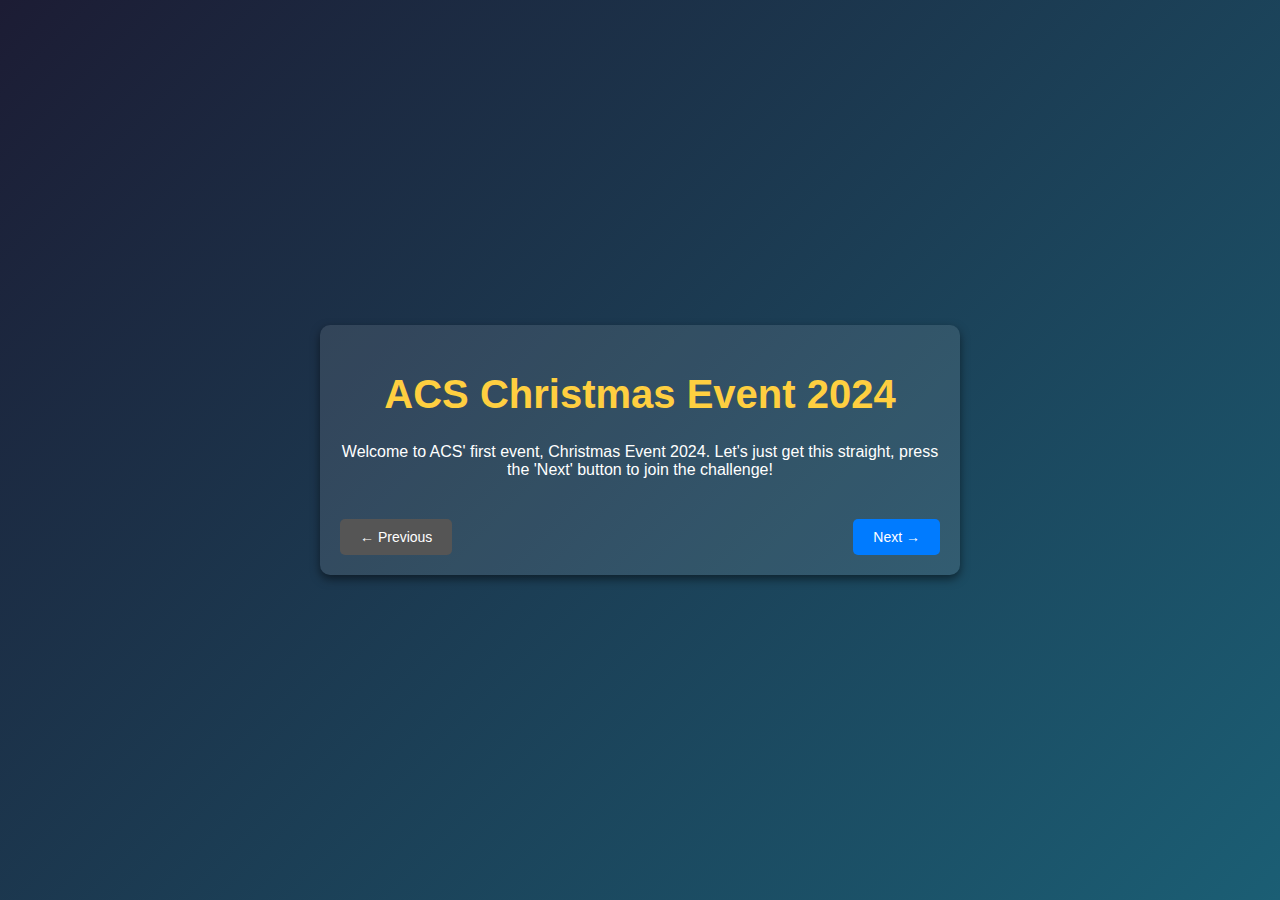
<file: index.html>
<!DOCTYPE html>
<html lang="en">
  <head>
    <meta charset="UTF-8" />
    <meta name="viewport" content="width=device-width, initial-scale=1.0" />
    <title>ACS Christmas Event</title>
    <link rel="stylesheet" href="styles.css" />
    <style>
      body {
        font-family: Arial, sans-serif;
        margin: 0;
        padding: 0;
        background-color: #282c34;
        color: #ffffff;
      }
      .container {
        max-width: 600px;
        margin: 50px auto;
        padding: 20px;
        background-color: rgba(255, 255, 255, 0.1);
        border-radius: 10px;
        box-shadow: 0 4px 10px rgba(0, 0, 0, 0.5);
      }

      .section {
        display: none;
      }
      .section.active {
        display: block;
      }

      .nav-buttons {
        margin-top: 20px;
        display: flex;
        justify-content: space-between;
      }
      .button {
        background-color: #007bff;
        color: white;
        text-decoration: none;
        padding: 10px 20px;
        border-radius: 5px;
        font-size: 14px;
        border: none;
        cursor: pointer;
      }
      .button:hover {
        background-color: #0056b3;
      }
      .button:disabled {
        background-color: #555;
        pointer-events: none;
      }
    </style>
  </head>
  <body>
    <div class="container">
      <!-- Section 1 -->
      <div class="section active" id="section1">
        <h1>ACS Christmas Event 2024</h1>
        <p>
          Welcome to ACS' first event, Christmas Event 2024. Let's just get this
          straight, press the 'Next' button to join the challenge!
        </p>
        <div class="nav-buttons">
          <button class="button" id="prev1" disabled>← Previous</button>
          <button class="button" id="next1">Next →</button>
        </div>
      </div>

      <!-- Section 2 -->
      <div class="section" id="section2">
        <h1>Stage 1</h1>
        <p>
          Here's your challenge: crack the code below [answer with all caps],
          where to answer? click the next page :D
        </p>
        <p><strong>Your Code:</strong> AWGHZSHCS!</p>
        <div class="nav-buttons">
          <button class="button" id="prev2">← Previous</button>
          <button class="button" id="next2">Next →</button>
        </div>
      </div>

      <!-- Section 3 -->
      <div class="section" id="section3">
        <h1>Good Luck!</h1>
        <p>Submit your answer by DMing the owner!.</p>
        <p>
          Any questions? Ask @zyxeru in DMs! (please dont ask for clues or
          answers :D)
        </p>
        <div class="nav-buttons">
          <button class="button" id="prev3">← Previous</button>
          <button class="button" id="next3" disabled>Next →</button>
        </div>
      </div>
    </div>

    <script>
      const sections = document.querySelectorAll(".section");
      const prevButtons = document.querySelectorAll('.button[id^="prev"]');
      const nextButtons = document.querySelectorAll('.button[id^="next"]');

      let currentSectionIndex = 0;

      function showSection(index) {
        sections.forEach((section, i) => {
          section.classList.toggle("active", i === index);
        });
        currentSectionIndex = index;
        updateButtons();
      }

      function updateButtons() {
        prevButtons.forEach(
          (btn, i) => (btn.disabled = i === 0 && currentSectionIndex === 0)
        );
        nextButtons.forEach(
          (btn, i) =>
            (btn.disabled =
              i === sections.length - 1 &&
              currentSectionIndex === sections.length - 1)
        );
      }

      prevButtons.forEach((btn, i) => {
        btn.addEventListener("click", () =>
          showSection(currentSectionIndex - 1)
        );
      });

      nextButtons.forEach((btn, i) => {
        btn.addEventListener("click", () =>
          showSection(currentSectionIndex + 1)
        );
      });
    </script>
  </body>
</html>
</file>
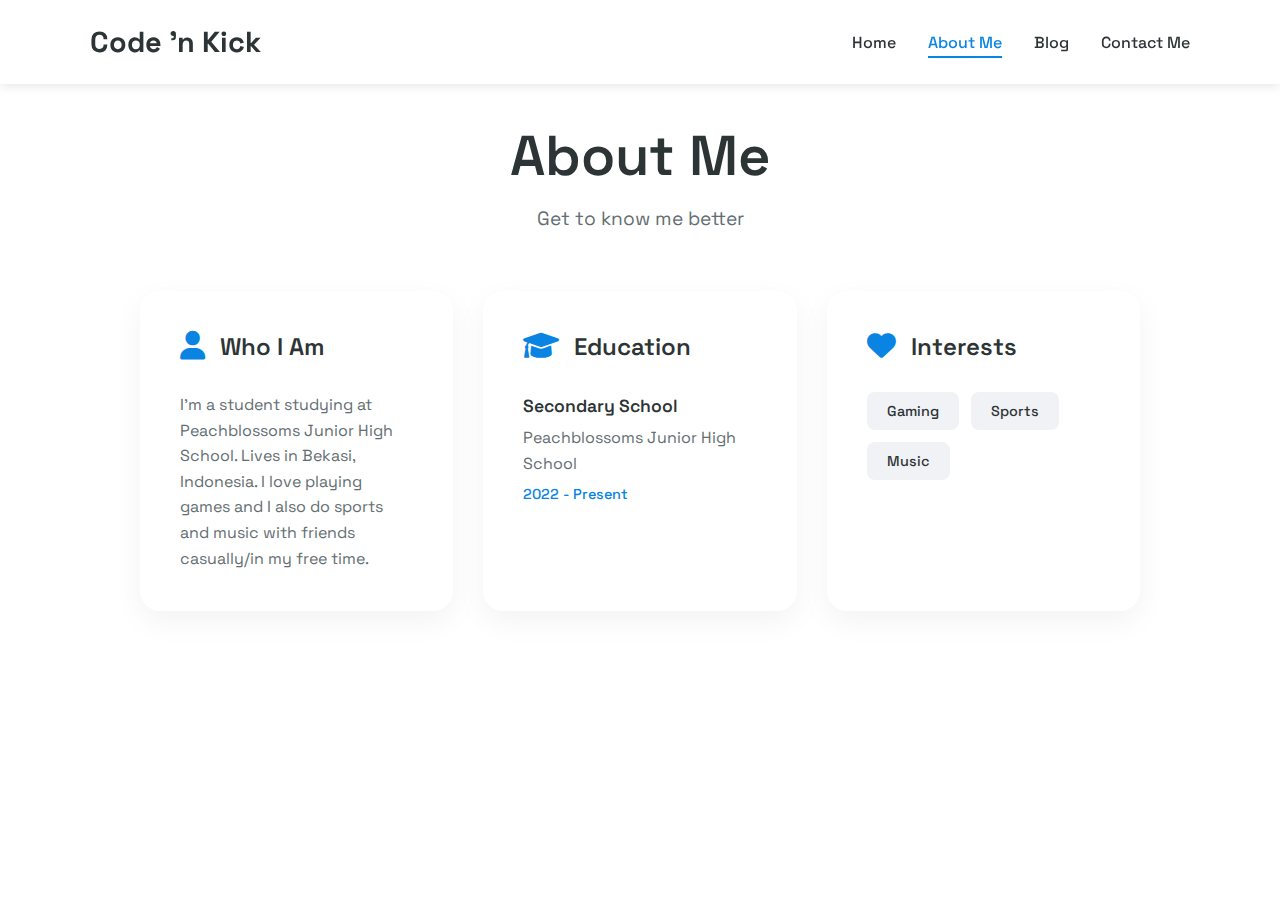
<file: about.html>
<!DOCTYPE html>
<html lang="en">
  <head>
    <meta charset="UTF-8" />
    <meta name="viewport" content="width=device-width, initial-scale=1.0" />
    <title>About Me - Code 'n Kick</title>
    <link rel="stylesheet" href="about.css" />
    <link
      rel="stylesheet"
      href="https://cdnjs.cloudflare.com/ajax/libs/animate.css/4.1.1/animate.min.css"
    />
    <link rel="preconnect" href="https://fonts.googleapis.com" />
    <link rel="preconnect" href="https://fonts.gstatic.com" crossorigin />
    <link
      href="https://fonts.googleapis.com/css2?family=Space+Grotesk:wght@300;400;500;600;700&display=swap"
      rel="stylesheet"
    />
    <link
      href="https://cdnjs.cloudflare.com/ajax/libs/font-awesome/6.0.0/css/all.min.css"
      rel="stylesheet"
    />
    <link rel="icon" type="image/x-icon" href="d.ico" />
  </head>
  <body>
    <header class="animate__animated animate__fadeInDown">
      <a href="home.html" class="logo animate__animated animate__fadeInLeft">Code 'n Kick</a>
      <nav>
        <a href="home.html">Home</a>
        <a href="about.html" class="active">About Me</a>
        <a href="blog.html">Blog</a>
        <a href="contact.html">Contact Me</a>
      </nav>
    </header>

    <div class="main-container animate__animated animate__fadeIn">
      <div class="about-header">
        <h1>About Me</h1>
        <p>Get to know me better</p>
      </div>

      <div class="about-grid">
        <div class="about-category animate__animated animate__fadeInUp">
          <div class="category-header">
            <i class="fas fa-user"></i>
            <h2>Who I Am</h2>
          </div>
          <div class="about-content">
            <p>I'm a student studying at Peachblossoms Junior High School. Lives in Bekasi, Indonesia. I love playing games and I also do sports and music with friends casually/in my free time.</p>
          </div>
        </div>

        <div class="about-category animate__animated animate__fadeInUp animate__delay-1s">
          <div class="category-header">
            <i class="fas fa-graduation-cap"></i>
            <h2>Education</h2>
          </div>
          <div class="about-content">
            <div class="education-item">
              <h3>Secondary School</h3>
              <p>Peachblossoms Junior High School</p>
              <span>2022 - Present</span>
            </div>
          </div>
        </div>

        <div class="about-category animate__animated animate__fadeInUp animate__delay-2s">
          <div class="category-header">
            <i class="fas fa-heart"></i>
            <h2>Interests</h2>
          </div>
          <div class="interest-tags">
            <span class="tag">Gaming</span>
            <span class="tag">Sports</span>
            <span class="tag">Music</span>
          </div>
        </div>
      </div>
    </div>
  </body>
</html>
</file>
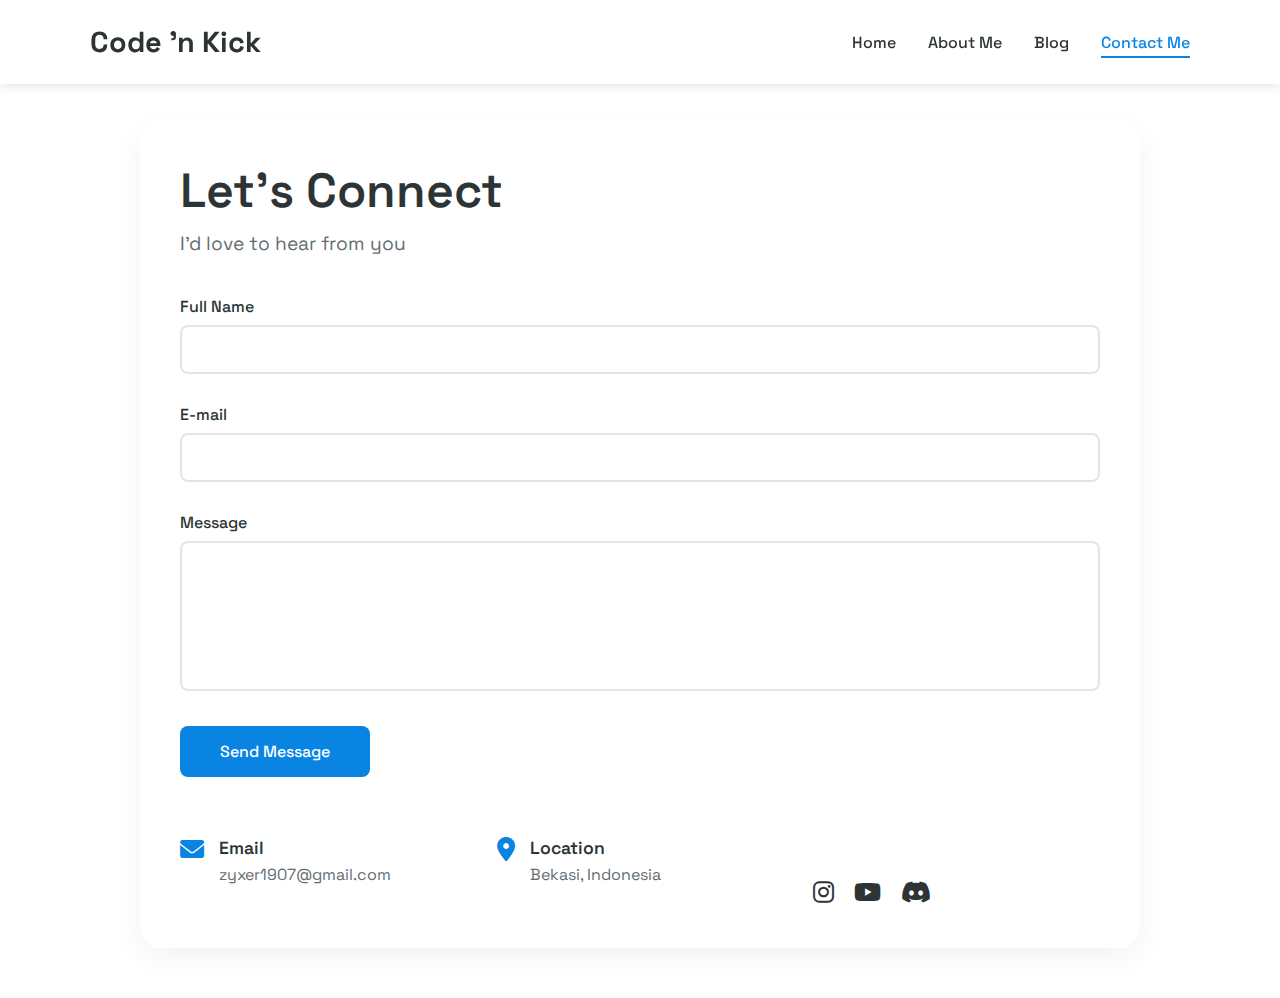
<file: contact.html>
<!DOCTYPE html>
<html lang="en">
  <head>
    <meta charset="UTF-8" />
    <meta name="viewport" content="width=device-width, initial-scale=1.0" />
    <title>Contact Me - Code 'n Kick</title>
    <link rel="stylesheet" href="contact.css" />
    <link
      rel="stylesheet"
      href="https://cdnjs.cloudflare.com/ajax/libs/animate.css/4.1.1/animate.min.css"
    />
    <link rel="preconnect" href="https://fonts.googleapis.com" />
    <link rel="preconnect" href="https://fonts.gstatic.com" crossorigin />
    <link
      href="https://fonts.googleapis.com/css2?family=Space+Grotesk:wght@300;400;500;600;700&display=swap"
      rel="stylesheet"
    />
    <link
      href="https://cdnjs.cloudflare.com/ajax/libs/font-awesome/6.0.0/css/all.min.css"
      rel="stylesheet"
    />
    <link rel="icon" type="image/x-icon" href="logo.ico" />
  </head>
  <body>
    <header class="animate__animated animate__fadeInDown">
      <a href="home.html" class="logo animate__animated animate__fadeInLeft"
        >Code 'n Kick</a
      >
      <nav>
        <a
          href="home.html"
          class="animate__animated animate__fadeInUp animate__delay-1s"
          >Home</a
        >
        <a
          href="about.html"
          class="animate__animated animate__fadeInUp animate__delay-1s"
          >About Me</a
        >
        <a
          href="blog.html"
          class="animate__animated animate__fadeInUp animate__delay-1s"
          >Blog</a
        >
        <a
          href="#"
          class="active animate__animated animate__fadeInUp animate__delay-1s"
          >Contact Me</a
        >
      </nav>
    </header>

    <div class="main-container animate__animated animate__fadeIn">
      <div class="contact-section">
        <h1>Let's Connect</h1>
        <p class="subtitle">I'd love to hear from you</p>
        
        <form
          class="contact-form"
          action="https://formspree.io/f/xdkebrkn"
          method="POST"
        >
          <div class="form-group">
            <label for="name">Full Name</label>
            <input type="text" id="name" required />
          </div>

          <div class="form-group">
            <label for="email">E-mail</label>
            <input type="email" id="email" required name="email" />
          </div>

          <div class="form-group">
            <label for="message">Message</label>
            <textarea id="message" required name="message"></textarea>
          </div>

          <button type="submit" class="submit-btn" name="submit">
            Send Message
          </button>
        </form>

        <div class="contact-info">
          <div class="info-item">
            <i class="fas fa-envelope"></i>
            <div>
              <h3>Email</h3>
              <p>zyxer1907@gmail.com</p>
            </div>
          </div>

          <div class="info-item">
            <i class="fas fa-map-marker-alt"></i>
            <div>
              <h3>Location</h3>
              <p>Bekasi, Indonesia</p>
            </div>
          </div>

          <div class="social-links">
            <a
              target="_blank"
              href="https://www.instagram.com/zyxeruh/"
              class="social-icon"
              ><i class="fa-brands fa-instagram"></i
            ></a>
            <a
              target="_blank"
              href="https://www.youtube.com/@zyxerr"
              class="social-icon"
              ><i class="fa-brands fa-youtube"></i
            ></a>
            <a
              target="_blank"
              class="social-icon"
              href="http://discordapp.com/users/995682108469149746"
              ><i class="fa-brands fa-discord"></i
            ></a>
          </div>
        </div>
      </div>
    </div>
  </body>
</html>
</file>
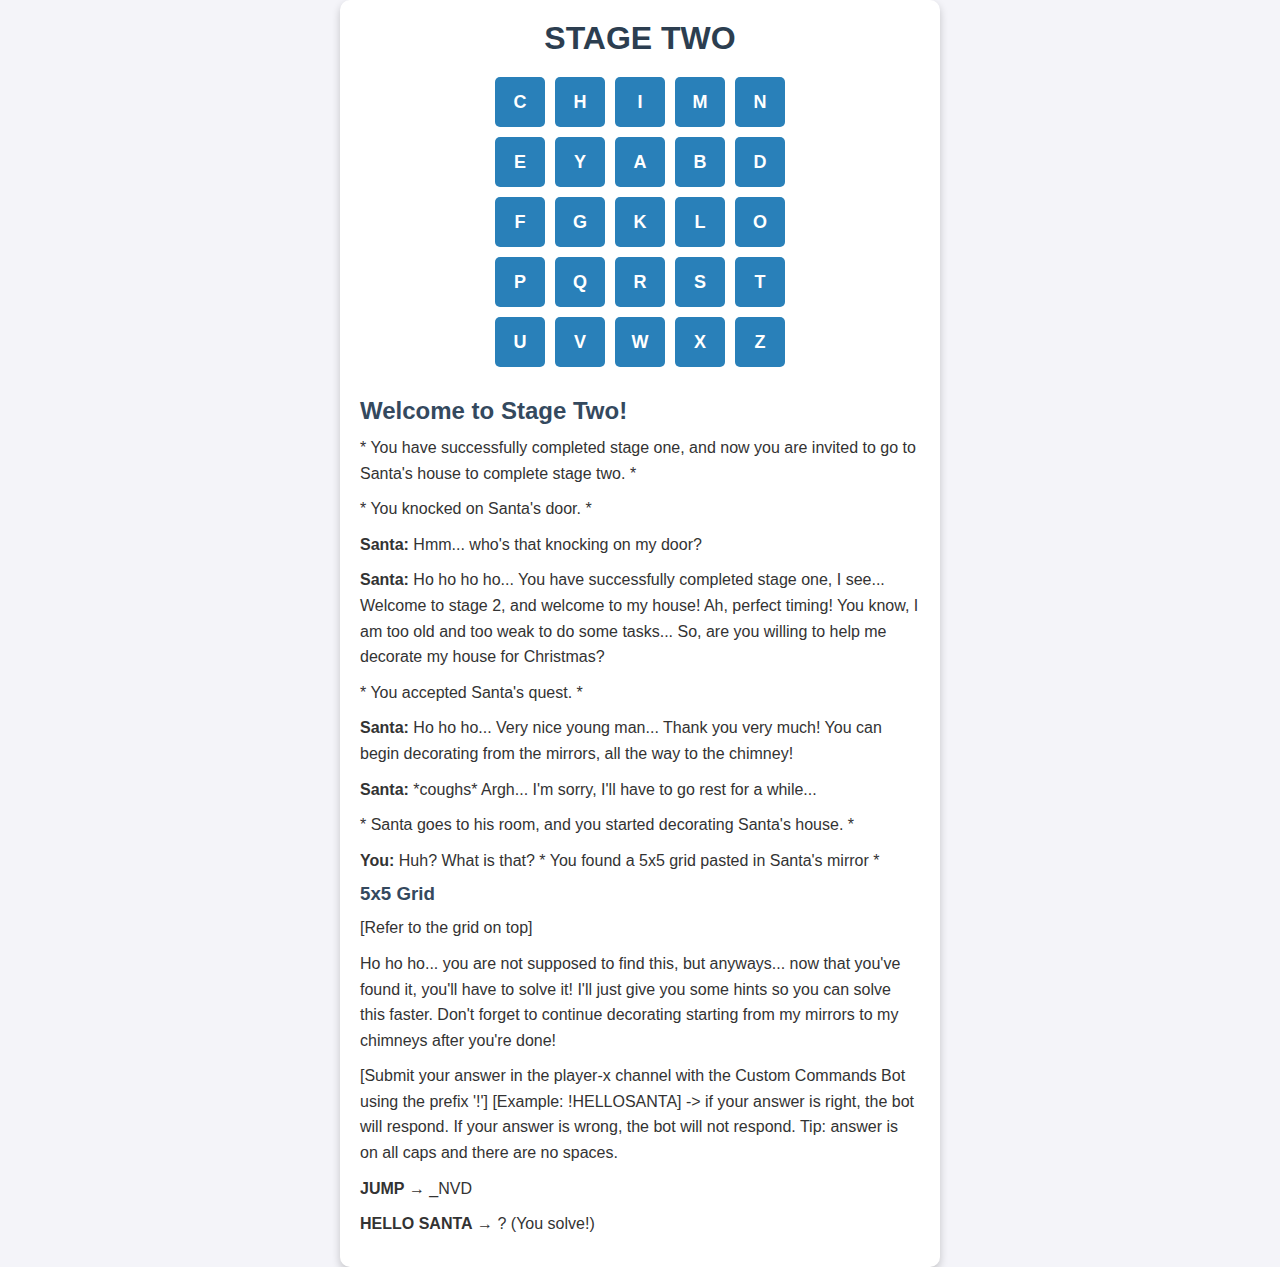
<file: stage2.html>
<!DOCTYPE html>
<html lang="en">
  <head>
    <meta charset="UTF-8" />
    <meta name="viewport" content="width=device-width, initial-scale=1.0" />
    <title>ACS-XMAS | Stage Two</title>
    <link rel="stylesheet" href="stage2.css" />
  </head>
  <body>
    <div class="container">
      <h1>STAGE TWO</h1>
      <div class="grid">
        <div class="grid-cell">C</div>
        <div class="grid-cell">H</div>
        <div class="grid-cell">I</div>
        <div class="grid-cell">M</div>
        <div class="grid-cell">N</div>
        <div class="grid-cell">E</div>
        <div class="grid-cell">Y</div>
        <div class="grid-cell">A</div>
        <div class="grid-cell">B</div>
        <div class="grid-cell">D</div>
        <div class="grid-cell">F</div>
        <div class="grid-cell">G</div>
        <div class="grid-cell">K</div>
        <div class="grid-cell">L</div>
        <div class="grid-cell">O</div>
        <div class="grid-cell">P</div>
        <div class="grid-cell">Q</div>
        <div class="grid-cell">R</div>
        <div class="grid-cell">S</div>
        <div class="grid-cell">T</div>
        <div class="grid-cell">U</div>
        <div class="grid-cell">V</div>
        <div class="grid-cell">W</div>
        <div class="grid-cell">X</div>
        <div class="grid-cell">Z</div>
      </div>

      <div class="explanation">
        <h2>Welcome to Stage Two!</h2>
        <p>
          * You have successfully completed stage one, and now you are invited
          to go to Santa's house to complete stage two. *
        </p>
        <p>* You knocked on Santa's door. *</p>
        <p><strong>Santa:</strong> Hmm... who's that knocking on my door?</p>
        <p>
          <strong>Santa:</strong> Ho ho ho ho... You have successfully completed
          stage one, I see... Welcome to stage 2, and welcome to my house! Ah,
          perfect timing! You know, I am too old and too weak to do some
          tasks... So, are you willing to help me decorate my house for
          Christmas?
        </p>
        <p>* You accepted Santa's quest. *</p>
        <p>
          <strong>Santa:</strong> Ho ho ho... Very nice young man... Thank you
          very much! You can begin decorating from the mirrors, all the way to
          the chimney!
        </p>
        <p>
          <strong>Santa:</strong> *coughs* Argh... I'm sorry, I'll have to go
          rest for a while...
        </p>
        <p>
          * Santa goes to his room, and you started decorating Santa's house. *
        </p>
        <p>
          <strong>You:</strong> Huh? What is that? * You found a 5x5 grid pasted
          in Santa's mirror *
        </p>
        <h3>5x5 Grid</h3>
        <p>[Refer to the grid on top]</p>
        <p>
          Ho ho ho... you are not supposed to find this, but anyways... now that
          you've found it, you'll have to solve it! I'll just give you some
          hints so you can solve this faster. Don't forget to continue
          decorating starting from my mirrors to my chimneys after you're done!
        </p>
        <p>
          [Submit your answer in the player-x channel with the Custom Commands
          Bot using the prefix '!'] [Example: !HELLOSANTA] -> if your answer is
          right, the bot will respond. If your answer is wrong, the bot will not
          respond. Tip: answer is on all caps and there are no spaces.
        </p>
        <p><strong>JUMP</strong> → _NVD</p>
        <p><strong>HELLO SANTA</strong> → ? (You solve!)</p>
      </div>
    </div>
  </body>
</html>
</file>
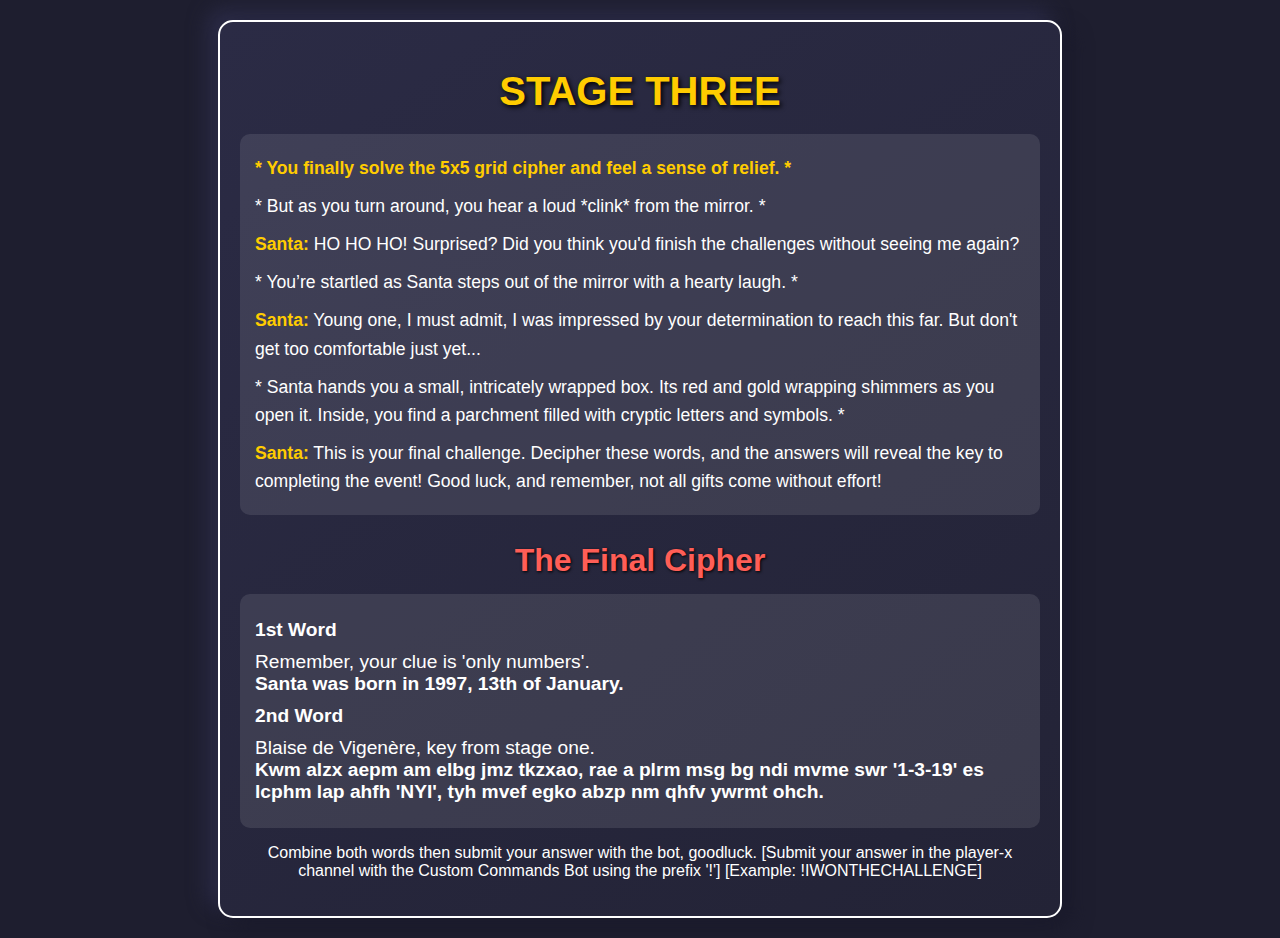
<file: stage3.html>
<!DOCTYPE html>
<html lang="en">
  <head>
    <meta charset="UTF-8" />
    <meta name="viewport" content="width=device-width, initial-scale=1.0" />
    <title>ACS-XMAS | Final Stage</title>
    <link rel="stylesheet" href="stage3.css" />
  </head>
  <body>
    <div class="container">
      <h1>STAGE THREE</h1>
      <div class="story">
        <p>
          <strong
            >* You finally solve the 5x5 grid cipher and feel a sense of relief.
            *</strong
          >
        </p>
        <p>
          * But as you turn around, you hear a loud *clink* from the mirror. *
        </p>
        <p>
          <strong>Santa:</strong> HO HO HO! Surprised? Did you think you'd
          finish the challenges without seeing me again?
        </p>
        <p>
          * You’re startled as Santa steps out of the mirror with a hearty
          laugh. *
        </p>
        <p>
          <strong>Santa:</strong> Young one, I must admit, I was impressed by
          your determination to reach this far. But don't get too comfortable
          just yet...
        </p>
        <p>
          * Santa hands you a small, intricately wrapped box. Its red and gold
          wrapping shimmers as you open it. Inside, you find a parchment filled
          with cryptic letters and symbols. *
        </p>
        <p>
          <strong>Santa:</strong> This is your final challenge. Decipher these
          words, and the answers will reveal the key to completing the event!
          Good luck, and remember, not all gifts come without effort!
        </p>
      </div>

      <div class="challenge">
        <h2>The Final Cipher</h2>
        <div class="cipher">
          <p><strong>1st Word</strong></p>
          <p>
            Remember, your clue is 'only numbers'.
            <br /><strong>Santa was born in 1997, 13th of January.</strong>
          </p>
          <p><strong>2nd Word</strong></p>
          <p>
            Blaise de Vigenère, key from stage one.
            <br /><strong
              >Kwm alzx aepm am elbg jmz tkzxao, rae a plrm msg bg ndi mvme swr
              '1-3-19' es lcphm lap ahfh 'NYI', tyh mvef egko abzp nm qhfv ywrmt
              ohch.</strong
            >
          </p>
        </div>
        <p>
          Combine both words then submit your answer with the bot, goodluck.
          [Submit your answer in the player-x channel with the Custom Commands
          Bot using the prefix '!'] [Example: !IWONTHECHALLENGE]
        </p>
      </div>
    </div>
  </body>
</html>
</file>
<file: styles.css>
body {
  font-family: Arial, sans-serif;
  margin: 0;
  padding: 0;
  background: linear-gradient(135deg, #1c1c34, #1b5e74);
  color: #ffffff;
  display: flex;
  justify-content: center;
  align-items: center;
  min-height: 100vh;
}

.container {
  text-align: center;
  background: rgba(255, 255, 255, 0.1);
  padding: 20px 30px;
  border-radius: 10px;
  box-shadow: 0 4px 10px rgba(0, 0, 0, 0.3);
}

h1 {
  font-size: 2.5rem;
  color: #ffcf40;
}

#stage-container {
  margin-top: 20px;
}

#stage-title {
  font-size: 1.8rem;
  margin-bottom: 10px;
  color: #ff6f61;
}

#stage-description {
  font-size: 1rem;
  line-height: 1.5;
}

button {
  margin-top: 20px;
  padding: 10px 20px;
  font-size: 1rem;
  background-color: #ff6f61;
  border: none;
  border-radius: 5px;
  color: white;
  cursor: pointer;
  transition: background-color 0.3s;
}

button:hover {
  background-color: #ffcf40;
}
</file>
<file: about.css>
@font-face {
  font-family: "Loew";
  src: url(Fonts/loew.otf);
}

@font-face {
  font-family: "Spartan";
  src: url(Fonts/spartan.otf);
}

@font-face {
  font-family: "Bebas";
  src: url(Fonts/bebas.otf);
}

@font-face {
  font-family: "SourceLight";
  src: url(Fonts/SourceSansPro-Light.ttf);
}

@font-face {
  font-family: "SourceRegular";
  src: url(Fonts/SourceSansPro-Regular.ttf);
}

@font-face {
  font-family: "PoppinsLight";
  src: url(Fonts/Poppins-Light.ttf);
}

@font-face {
  font-family: "Poppins";
  src: url(Fonts/Poppins-Regular.ttf);
}

* {
  margin: 0;
  padding: 0;
  box-sizing: border-box;
  font-family: "Space Grotesk", sans-serif;
}

body {
  background: #ffffff;
  min-height: 100vh;
  color: #2d3436;
}

header {
  position: fixed;
  top: 0;
  left: 0;
  width: 100%;
  padding: 1.5rem 7%;
  display: flex;
  justify-content: space-between;
  align-items: center;
  background: rgba(255, 255, 255, 0.95);
  backdrop-filter: blur(10px);
  z-index: 1000;
  box-shadow: 0 2px 10px rgba(0, 0, 0, 0.1);
}

.logo {
  font-size: 1.8rem;
  font-weight: 700;
  color: #2d3436;
  text-decoration: none;
  transition: color 0.3s ease;
}

.logo:hover {
  color: #0984e3;
}

nav {
  display: flex;
  gap: 2rem;
}

nav a {
  text-decoration: none;
  color: #2d3436;
  font-weight: 500;
  transition: color 0.3s ease;
  position: relative;
}

nav a:hover,
nav a.active {
  color: #0984e3;
}

nav a::after {
  content: "";
  position: absolute;
  bottom: -5px;
  left: 0;
  width: 0;
  height: 2px;
  background: #0984e3;
  transition: width 0.3s ease;
}

nav a:hover::after,
nav a.active::after {
  width: 100%;
}

.main-container {
  max-width: 1200px;
  margin: 0 auto;
  padding: 120px 100px 50px;
}

.about-header {
  text-align: center;
  margin-bottom: 60px;
}

.about-header h1 {
  font-size: 3.5em;
  font-weight: 600;
  margin-bottom: 15px;
  color: #2d3436;
}

.about-header p {
  color: #636e72;
  font-size: 1.2em;
}

.about-grid {
  display: grid;
  grid-template-columns: repeat(auto-fit, minmax(300px, 1fr));
  gap: 30px;
}

.about-category {
  background: #ffffff;
  padding: 40px;
  border-radius: 20px;
  box-shadow: 0 10px 30px rgba(0, 0, 0, 0.05);
  transition: transform 0.3s ease;
}

.about-category:hover {
  transform: translateY(-5px);
}

.category-header {
  display: flex;
  align-items: center;
  gap: 15px;
  margin-bottom: 30px;
}

.category-header i {
  font-size: 1.8em;
  color: #0984e3;
}

.category-header h2 {
  font-size: 1.5em;
  font-weight: 600;
  color: #2d3436;
}

.about-content {
  color: #636e72;
  line-height: 1.6;
}

.education-item,
.experience-item {
  margin-bottom: 20px;
  padding-bottom: 20px;
  border-bottom: 1px solid #dfe6e9;
}

.education-item:last-child,
.experience-item:last-child {
  margin-bottom: 0;
  padding-bottom: 0;
  border-bottom: none;
}

.education-item h3,
.experience-item h3 {
  color: #2d3436;
  font-size: 1.1em;
  font-weight: 600;
  margin-bottom: 5px;
}

.education-item p,
.experience-item p {
  color: #636e72;
  margin-bottom: 5px;
}

.education-item span,
.experience-item span {
  color: #0984e3;
  font-size: 0.9em;
  font-weight: 500;
}

.interest-tags {
  display: flex;
  flex-wrap: wrap;
  gap: 12px;
}

.tag {
  padding: 10px 20px;
  background: #f1f2f6;
  color: #2d3436;
  border-radius: 8px;
  font-size: 0.9em;
  font-weight: 500;
  transition: 0.3s;
}

.tag:hover {
  transform: translateY(-2px);
  background: #0984e3;
  color: #ffffff;
}

@media (max-width: 1024px) {
  .main-container {
    padding: 120px 50px 50px;
  }

  .about-header h1 {
    font-size: 3em;
  }
}

@media (max-width: 768px) {
  header {
    padding: 1.2rem 5%;
  }

  nav {
    gap: 1.5rem;
  }

  .main-container {
    padding: 100px 30px 30px;
  }

  .about-header h1 {
    font-size: 2.5em;
  }

  .about-grid {
    grid-template-columns: 1fr;
  }

  .about-category {
    padding: 30px;
  }
}

@media (max-width: 480px) {
  header {
    padding: 1rem 5%;
  }

  .logo {
    font-size: 1.5rem;
  }

  nav {
    gap: 1rem;
  }

  nav a {
    font-size: 0.9rem;
  }

  .main-container {
    padding: 90px 20px 20px;
  }

  .about-header h1 {
    font-size: 2em;
  }

  .about-header p {
    font-size: 1em;
  }

  .about-category {
    padding: 20px;
  }

  .category-header {
    gap: 10px;
  }

  .category-header i {
    font-size: 1.5em;
  }

  .category-header h2 {
    font-size: 1.3em;
  }

  .tag {
    padding: 8px 16px;
    font-size: 0.8em;
  }
}
</file>
<file: contact.css>
@font-face {
  font-family: "Loew";
  src: url(Fonts/loew.otf);
}

@font-face {
  font-family: "Spartan";
  src: url(Fonts/spartan.otf);
}

@font-face {
  font-family: "Bebas";
  src: url(Fonts/bebas.otf);
}

@font-face {
  font-family: "SourceLight";
  src: url(Fonts/SourceSansPro-Light.ttf);
}

@font-face {
  font-family: "SourceRegular";
  src: url(Fonts/SourceSansPro-Regular.ttf);
}

@font-face {
  font-family: "PoppinsLight";
  src: url(Fonts/Poppins-Light.ttf);
}

@font-face {
  font-family: "Poppins";
  src: url(Fonts/Poppins-Regular.ttf);
}

* {
  margin: 0;
  padding: 0;
  box-sizing: border-box;
  font-family: "Space Grotesk", sans-serif;
}

body {
  background: #ffffff;
  min-height: 100vh;
  color: #2d3436;
}

header {
  position: fixed;
  top: 0;
  left: 0;
  width: 100%;
  padding: 1.5rem 7%;
  display: flex;
  justify-content: space-between;
  align-items: center;
  background: rgba(255, 255, 255, 0.95);
  backdrop-filter: blur(10px);
  z-index: 1000;
  box-shadow: 0 2px 10px rgba(0, 0, 0, 0.1);
}

.logo {
  font-size: 1.8rem;
  font-weight: 700;
  color: #2d3436;
  text-decoration: none;
  transition: color 0.3s ease;
}

.logo:hover {
  color: #0984e3;
}

nav {
  display: flex;
  gap: 2rem;
}

nav a {
  text-decoration: none;
  color: #2d3436;
  font-weight: 500;
  transition: color 0.3s ease;
  position: relative;
}

nav a:hover,
nav a.active {
  color: #0984e3;
}

nav a::after {
  content: "";
  position: absolute;
  bottom: -5px;
  left: 0;
  width: 0;
  height: 2px;
  background: #0984e3;
  transition: width 0.3s ease;
}

nav a:hover::after,
nav a.active::after {
  width: 100%;
}

.main-container {
  max-width: 1200px;
  margin: 0 auto;
  padding: 120px 100px 50px;
}

.contact-section {
  background: #ffffff;
  padding: 40px;
  border-radius: 20px;
  box-shadow: 0 10px 30px rgba(0, 0, 0, 0.05);
}

.contact-section h1 {
  font-size: 3em;
  font-weight: 600;
  margin-bottom: 10px;
  color: #2d3436;
}

.subtitle {
  color: #636e72;
  font-size: 1.2em;
  margin-bottom: 40px;
}

.contact-form {
  margin-bottom: 60px;
}

.form-group {
  margin-bottom: 30px;
}

.form-group label {
  display: block;
  font-size: 1em;
  margin-bottom: 8px;
  color: #2d3436;
  font-weight: 500;
}

.form-group input,
.form-group textarea {
  width: 100%;
  padding: 12px;
  font-size: 1em;
  border: 2px solid #dfe6e9;
  border-radius: 8px;
  background: #ffffff;
  outline: none;
  transition: 0.3s;
  font-family: "Space Grotesk", sans-serif;
}

.form-group input:focus,
.form-group textarea:focus {
  border-color: #0984e3;
}

.form-group textarea {
  height: 150px;
  resize: none;
}

.submit-btn {
  background: #0984e3;
  color: #ffffff;
  border: none;
  padding: 15px 40px;
  border-radius: 8px;
  font-size: 1em;
  font-weight: 500;
  cursor: pointer;
  transition: 0.3s;
  font-family: "Space Grotesk", sans-serif;
}

.submit-btn:hover {
  background: #0873c4;
  transform: translateY(-2px);
}

.contact-info {
  display: grid;
  grid-template-columns: repeat(auto-fit, minmax(250px, 1fr));
  gap: 30px;
  margin-top: 60px;
}

.info-item {
  display: flex;
  align-items: flex-start;
  gap: 15px;
}

.info-item i {
  font-size: 1.5em;
  color: #0984e3;
}

.info-item h3 {
  font-size: 1.1em;
  font-weight: 600;
  margin-bottom: 5px;
  color: #2d3436;
}

.info-item p {
  color: #636e72;
}

.social-links {
  display: flex;
  gap: 20px;
  margin-top: 40px;
}

.social-icon {
  color: #2d3436;
  font-size: 1.5em;
  transition: 0.3s;
}

.social-icon:hover {
  color: #0984e3;
  transform: translateY(-3px);
}

@media (max-width: 1024px) {
  .main-container {
    padding: 120px 50px 50px;
  }

  .contact-section h1 {
    font-size: 2.8em;
  }
}

@media (max-width: 768px) {
  header {
    padding: 1.2rem 5%;
  }

  nav {
    gap: 1.5rem;
  }

  .main-container {
    padding: 100px 30px 30px;
  }

  .contact-section {
    padding: 30px;
  }

  .contact-section h1 {
    font-size: 2.5em;
  }

  .subtitle {
    font-size: 1.1em;
  }

  .contact-info {
    grid-template-columns: 1fr;
    gap: 20px;
  }

  .submit-btn {
    width: 100%;
  }
}

@media (max-width: 480px) {
  header {
    padding: 1rem 5%;
  }

  .logo {
    font-size: 1.5rem;
  }

  nav {
    gap: 1rem;
  }

  nav a {
    font-size: 0.9rem;
  }

  .main-container {
    padding: 90px 20px 20px;
  }

  .contact-section {
    padding: 20px;
  }

  .contact-section h1 {
    font-size: 2em;
  }

  .subtitle {
    font-size: 1em;
    margin-bottom: 30px;
  }

  .form-group {
    margin-bottom: 20px;
  }

  .form-group label {
    font-size: 0.9em;
  }

  .form-group input,
  .form-group textarea {
    padding: 10px;
    font-size: 0.9em;
  }

  .submit-btn {
    padding: 12px 30px;
    font-size: 0.9em;
  }

  .info-item {
    gap: 10px;
  }

  .info-item i {
    font-size: 1.3em;
  }

  .info-item h3 {
    font-size: 1em;
  }

  .info-item p {
    font-size: 0.9em;
  }

  .social-links {
    gap: 15px;
    margin-top: 30px;
  }

  .social-icon {
    font-size: 1.3em;
  }
}
</file>
<file: stage2.css>
* {
  margin: 0;
  padding: 0;
  box-sizing: border-box;
}

body {
  font-family: Arial, sans-serif;
  background-color: #f4f4f9;
  color: #333;
  display: flex;
  justify-content: center;
  align-items: center;
  min-height: 100vh;
}

.container {
  text-align: center;
  max-width: 600px;
  padding: 20px;
  background-color: #fff;
  box-shadow: 0 4px 8px rgba(0, 0, 0, 0.2);
  border-radius: 10px;
}

h1 {
  color: #2c3e50;
  margin-bottom: 20px;
}

.grid {
  display: grid;
  grid-template-columns: repeat(5, 50px);
  grid-gap: 10px;
  justify-content: center;
  margin-bottom: 30px;
}

.grid-cell {
  width: 50px;
  height: 50px;
  display: flex;
  justify-content: center;
  align-items: center;
  background-color: #2980b9;
  color: #fff;
  font-weight: bold;
  font-size: 18px;
  border-radius: 5px;
}

.explanation {
  text-align: left;
}

h2,
h3 {
  color: #34495e;
  margin-bottom: 10px;
}

p {
  margin-bottom: 10px;
  line-height: 1.6;
}
</file>
<file: stage3.css>
body,
html {
  margin: 0;
  padding: 0;
  font-family: "Arial", sans-serif;
  background-color: #1e1e2f;
  color: #ffffff;
}

.container {
  width: 90%;
  max-width: 800px;
  text-align: center;
  padding: 20px;
  margin: 20px auto;
  border: 2px solid #ffffff;
  border-radius: 15px;
  background: linear-gradient(145deg, #2b2b45, #232336);
  box-shadow: 10px 10px 20px #1a1a2b, -10px -10px 20px #2c2c48;
}

h1 {
  font-size: 2.5em;
  margin-bottom: 20px;
  color: #ffcc00;
  text-shadow: 2px 2px 5px #000000;
}

.story {
  text-align: left;
  margin-bottom: 20px;
  padding: 10px 15px;
  background: rgba(255, 255, 255, 0.1);
  border-radius: 10px;
}

.story strong {
  color: #ffcc00;
}

.story p {
  margin: 10px 0;
  line-height: 1.6;
  font-size: 1.1em;
}

.challenge {
  margin-top: 20px;
}

.challenge h2 {
  font-size: 2em;
  margin-bottom: 15px;
  color: #ff5e57;
  text-shadow: 1px 1px 3px #000000;
}

.cipher {
  text-align: left;
  background: rgba(255, 255, 255, 0.1);
  padding: 15px;
  border-radius: 10px;
}

.cipher p {
  font-size: 1.2em;
  margin: 10px 0;
}
</file>
